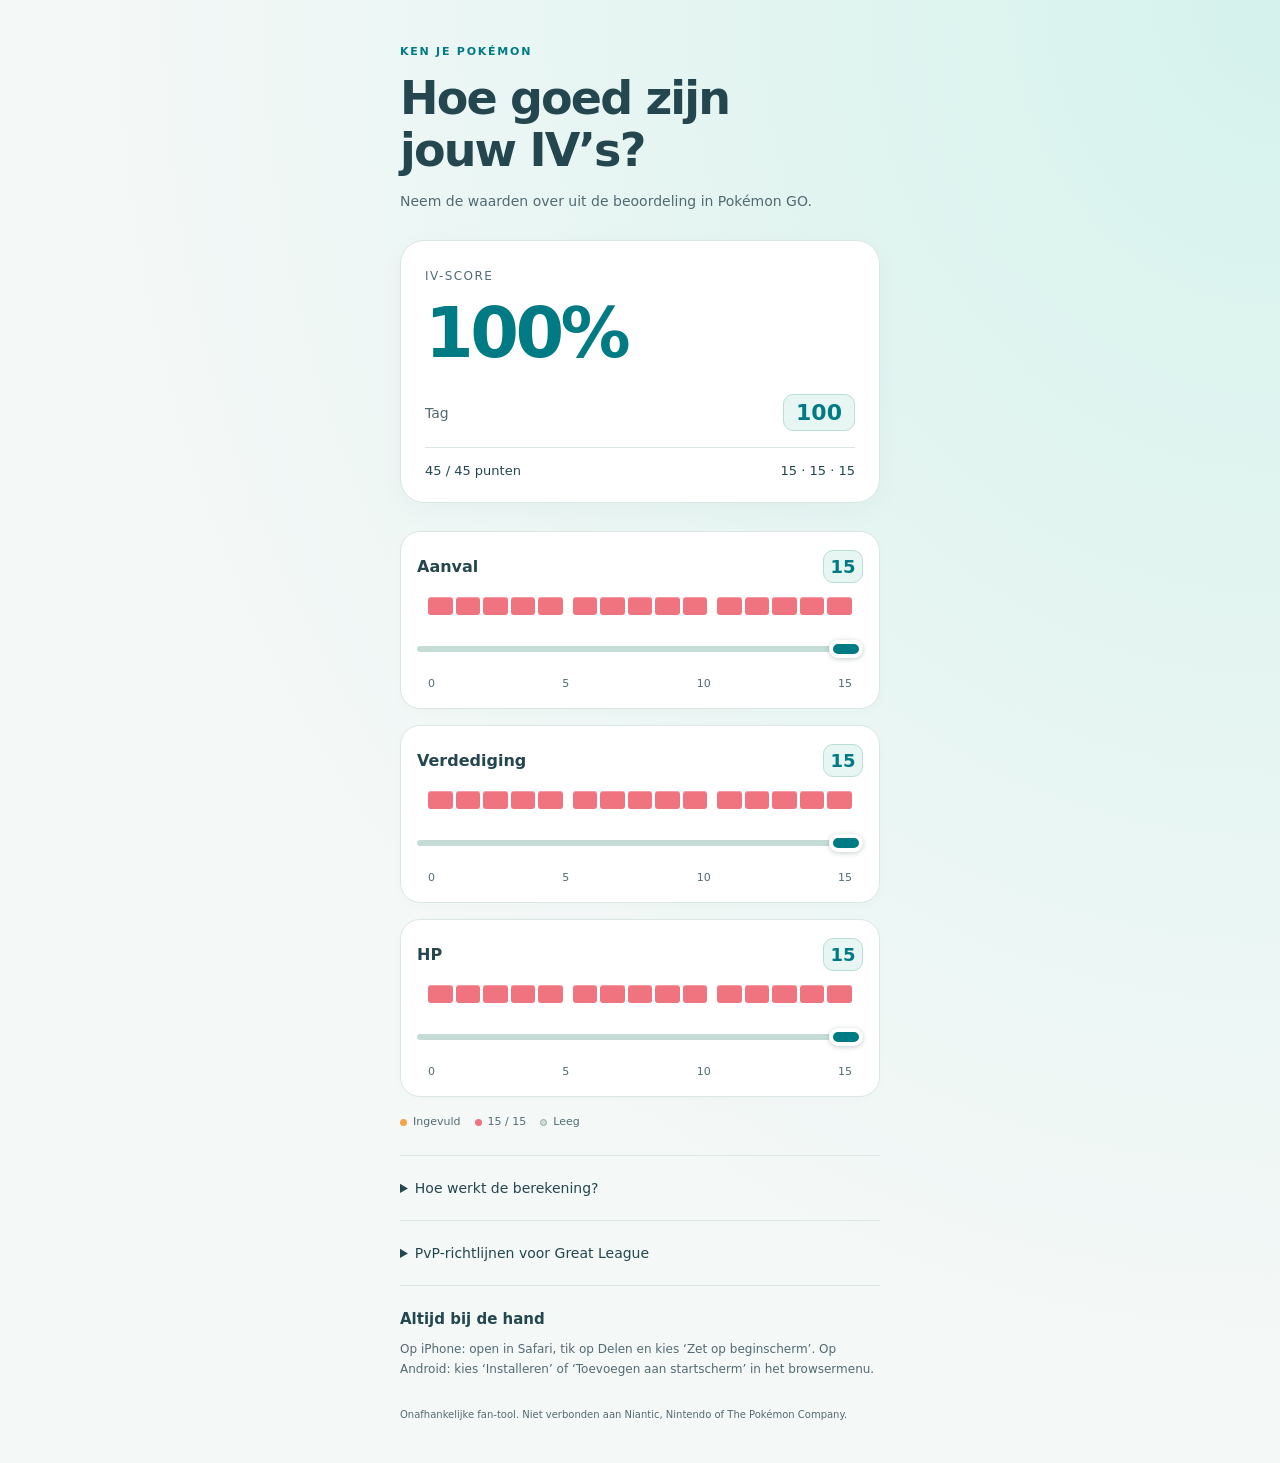
<file: index.html>
<!doctype html>
<html lang="nl"><head><meta charset="utf-8"><meta name="viewport" content="width=device-width,initial-scale=1"><meta http-equiv="refresh" content="0;url=./iv-checker/"><title>Pokémon GO IV Checker</title></head><body><a href="./iv-checker/">Open de Pokémon GO IV Checker</a></body></html>
</file>
<file: iv-checker/style.css>
:root {
  color-scheme: light;
  font-family: system-ui, sans-serif;
  --teal: #007b83;
  --text: #24464f;
  --muted: #526a72;
  --line: #dbe7e5;
}
* { box-sizing: border-box; }
body { margin: 0; min-height: 100vh; color: var(--text); background: radial-gradient(ellipse at top right, #d5f2ec, transparent 65%), #f4f8f7; }
main { max-width: 520px; margin: auto; padding: 40px 20px; }
small { color: var(--teal); letter-spacing: .16em; font-weight: 700; font-size: 11px; }
h1 { font-size: clamp(34px, 9vw, 46px); line-height: 1.12; letter-spacing: -.04em; margin: 14px 0; }
p { color: var(--muted); line-height: 1.6; font-size: 14px; }
.result { margin: 28px 0; padding: 24px; background: #fff; border: 1px solid var(--line); border-radius: 24px; box-shadow: 0 8px 28px #24464f09; }
.result > span { font-size: 12px; text-transform: uppercase; letter-spacing: .12em; color: var(--muted); }
.result > output { display: block; font-size: clamp(48px, 14vw, 70px); font-weight: 800; letter-spacing: -.05em; color: var(--teal); margin: 8px 0 20px; }
.result > div { display: flex; justify-content: space-between; gap: 10px; font-size: 13px; border-top: 1px solid var(--line); padding-top: 15px; font-variant-numeric: tabular-nums; }
.result .tag-row { align-items: center; border-top: 0; padding: 0 0 16px; font-size: 14px; }
.tag-row > span { color: var(--muted); }
.tag-row output { font-size: 22px; font-weight: 750; color: var(--teal); background: #e7f6f2; border: 1px solid #b9ded5; padding: 5px 12px; border-radius: 10px; min-width: 60px; text-align: center; }
.stat { margin: 16px 0; padding: 18px 16px; background: #fff; border: 1px solid var(--line); border-radius: 20px; display: grid; grid-template-columns: 1fr auto; align-items: center; gap: 4px; box-shadow: 0 3px 14px #24464f04; }
.stat label { font-weight: 650; }
.stat output { background: #e7f6f2; border: 1px solid #b9ded5; border-radius: 10px; padding: 5px; min-width: 40px; text-align: center; color: var(--teal); font-size: 18px; font-weight: 750; }
input[type=range] { width: 100%; height: 48px; margin: 0; appearance: none; -webkit-appearance: none; background: transparent; cursor: pointer; touch-action: pan-y; }
.bar { grid-column: 1/-1; padding-top: 10px; }
.blocks { display: flex; height: 18px; margin: 0 11px 10px; gap: 10px; pointer-events: none; }
.block-group { display: flex; flex: 1; gap: 3px; min-width: 0; }
.iv-block { flex: 1; min-width: 0; background: #d5dddb; border-radius: 3px; box-shadow: inset 0 0 0 1px #24464f0d; }
.iv-block.filled { background: #f6a34b; box-shadow: inset 0 1px 0 #ffffff45; }
.blocks.perfect .iv-block.filled { background: #ef747f; }
.bar input[type=range] { display: block; height: 48px; }
.bar input::-webkit-slider-runnable-track { height: 6px; background: #c5dcd6; border-radius: 3px; }
.bar input::-moz-range-track { height: 6px; background: #c5dcd6; border-radius: 3px; }
.bar input::-webkit-slider-thumb { appearance: none; -webkit-appearance: none; box-sizing: border-box; width: 34px; height: 18px; margin-top: -6px; border: 4px solid #fff; border-radius: 999px; background: var(--teal); box-shadow: 0 1px 5px #24464f44; }
.bar input::-moz-range-thumb { box-sizing: border-box; width: 34px; height: 18px; border: 4px solid #fff; border-radius: 999px; background: var(--teal); box-shadow: 0 1px 5px #24464f44; }
input:focus-visible, button:focus-visible, summary:focus-visible { outline: 2px solid var(--teal); outline-offset: 4px; border-radius: 8px; }
.scale { grid-column: 1/-1; display: flex; justify-content: space-between; color: var(--muted); font-size: 11px; margin: 0 11px; font-variant-numeric: tabular-nums; }
.legend { display: flex; align-items: center; flex-wrap: wrap; gap: 6px; font-size: 11px; }
.legend i { width: 7px; height: 7px; border-radius: 50%; }
.legend .orange { background: #f6a34b; }
.legend .red { background: #ef747f; margin-left: 8px; }
.legend .empty { background: #d5dddb; border: 1px solid #8daba4; margin-left: 8px; }
details { border-block: 1px solid var(--line); padding: 18px 0; margin-top: 24px; }
summary { cursor: pointer; font-size: 14px; min-height: 28px; align-content: center; }
aside { margin-top: 24px; }
h2 { font-size: 15px; }
aside p { font-size: 12px; }
button { background: linear-gradient(110deg, #007b83, #008974); color: #fff; border: 0; border-radius: 999px; padding: 12px 18px; min-height: 44px; font: inherit; font-weight: 700; cursor: pointer; }
footer { margin-top: 28px; color: var(--muted); font-size: 10px; line-height: 1.6; }

.result .tag-row{flex-wrap:wrap}.tag-row output.league{font-size:14px;line-height:1.5;text-align:left;flex:1 1 200px;min-width:0;overflow-wrap:break-word}.pvp-note{font-size:12px;margin:0 0 16px;line-height:1.5}.pvp-guide{margin-top:0;border-top:0}
</file>
